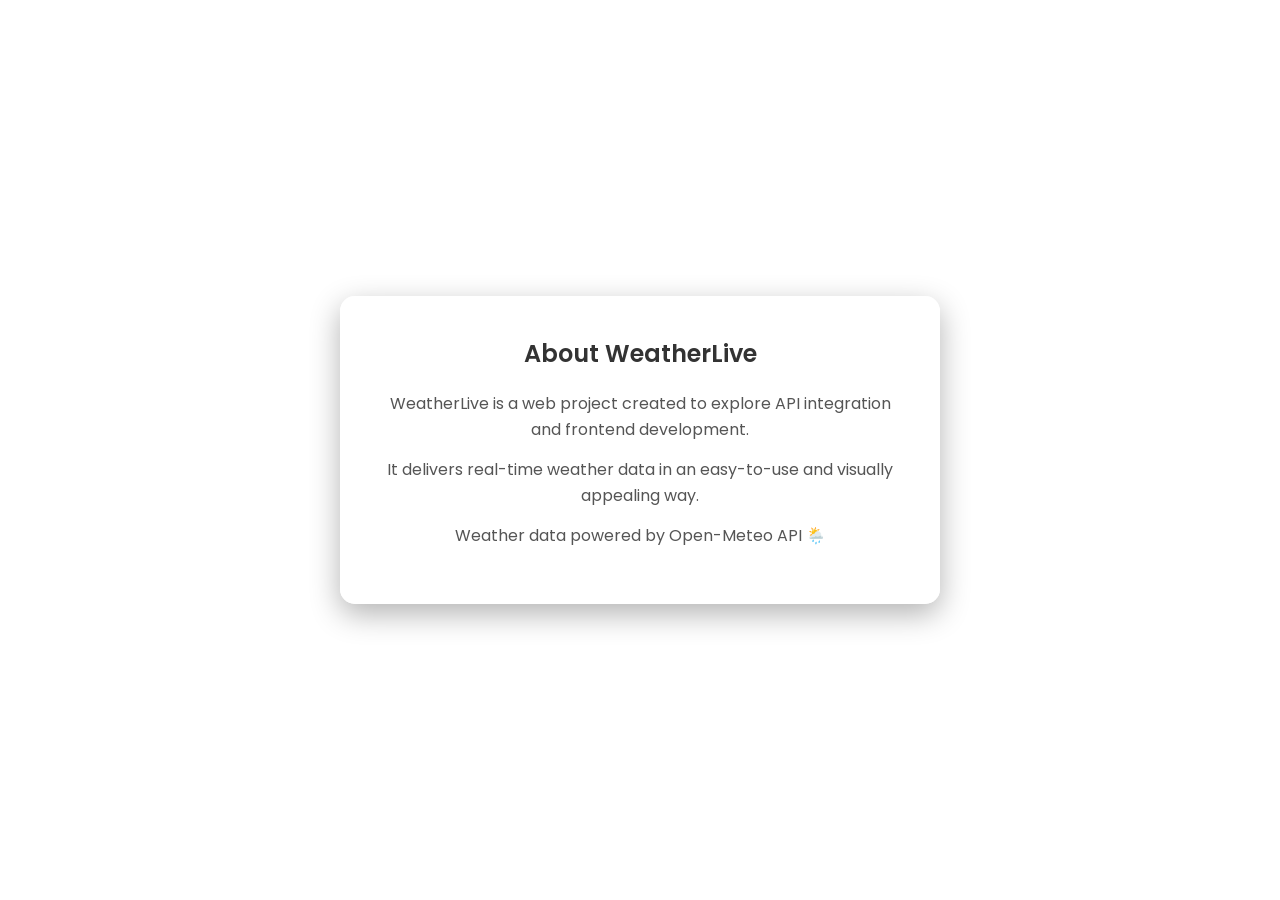
<file: About.html>
<!doctype html>
<html lang="en">
  <head>
    <meta charset="UTF-8" />
    <meta name="viewport" content="width=device-width, initial-scale=1.0" />
    <title>About WeatherLive</title>
    <link href="https://fonts.googleapis.com/css2?family=Poppins:wght@300;400;500;600;700&display=swap" rel="stylesheet">
    <link rel="stylesheet" href="about.css" />
  </head>
  <body>
    <div class="about">
      <h2>About WeatherLive</h2>
      <p>
        WeatherLive is a web project created to explore API integration and
        frontend development.
      </p>
      <p>
        It delivers real-time weather data in an easy-to-use and visually
        appealing way.
      </p>
      <p>Weather data powered by Open-Meteo API 🌦️</p>
    </div>
  </body>
</html>
</file>
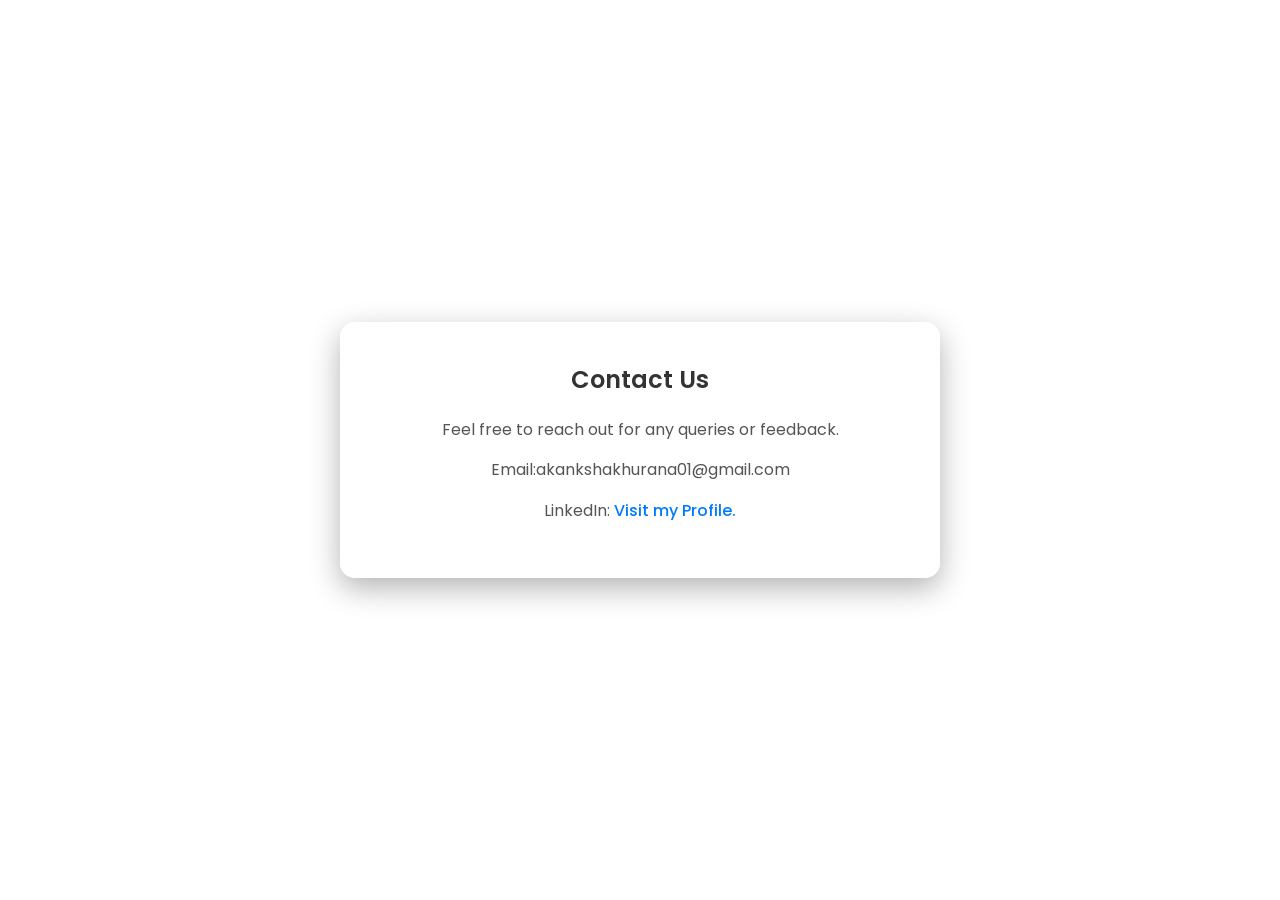
<file: Contact.html>
<!doctype html>
<html lang="en">
  <head>
    <meta charset="UTF-8" />
    <meta name="viewport" content="width=device-width, initial-scale=1.0" />
    <title>Contact Us</title>
    <link href="https://fonts.googleapis.com/css2?family=Poppins:wght@300;400;500;600;700&display=swap" rel="stylesheet">
    <link rel="stylesheet" href="contact.css" />
  </head>
  <body>
    <div class="contact">
      <h2>Contact Us</h2>
      <p>Feel free to reach out for any queries or feedback.</p>
      <p>Email:akankshakhurana01@gmail.com</p>
      <p>
        LinkedIn:
        <a
          href="https://www.linkedin.com/in/akanksha-khurana-031455374?utm_source=share_via&utm_content=profile&utm_medium=member_android"
          >Visit my Profile.</a
        >
      </p>
    </div>
  </body>
</html>
</file>
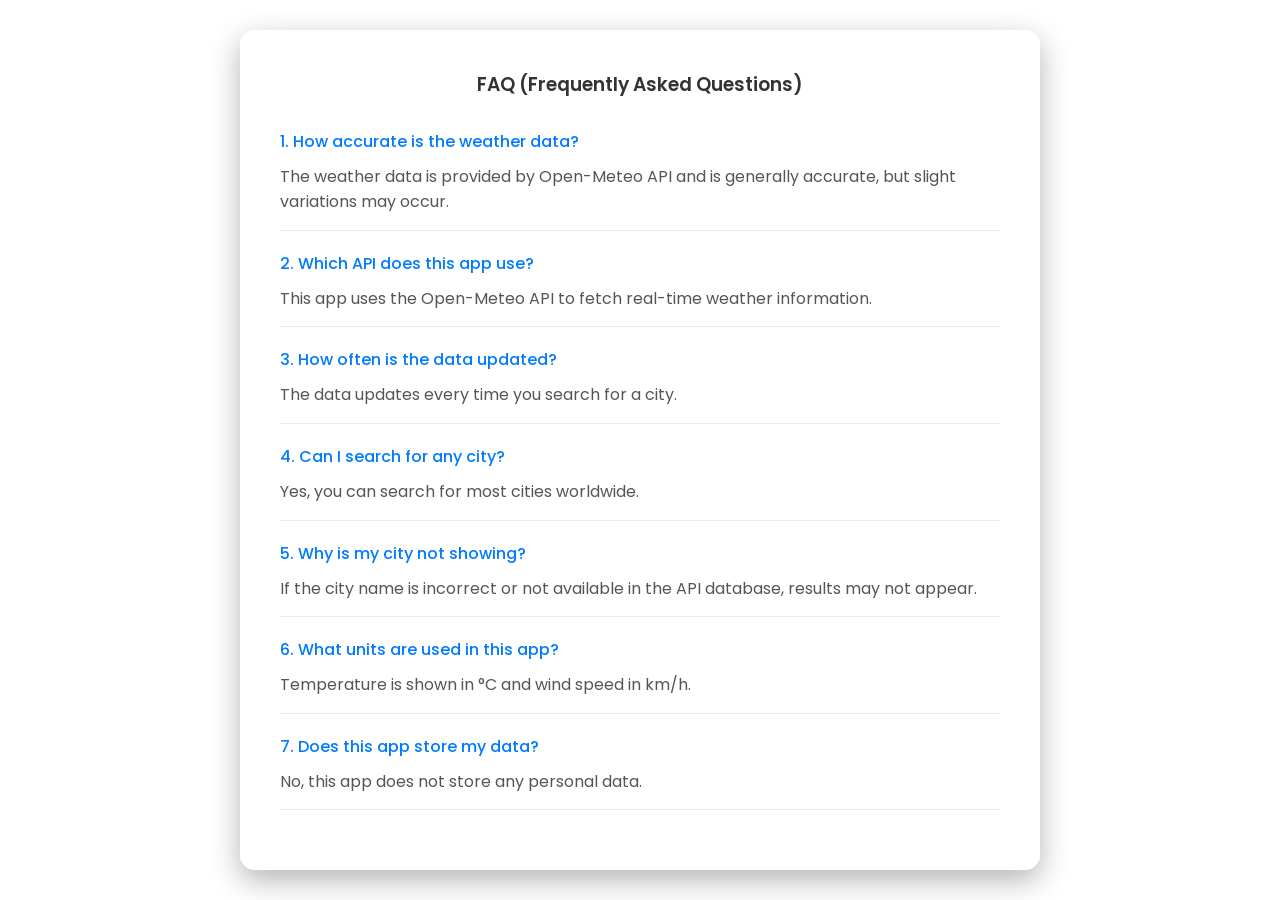
<file: FAQ.html>
<!doctype html>
<html lang="en">
  <head>
    <meta charset="UTF-8" />
    <meta name="viewport" content="width=device-width, initial-scale=1.0" />
    <title>FAQ</title>
    <link href="https://fonts.googleapis.com/css2?family=Poppins:wght@300;400;500;600;700&display=swap" rel="stylesheet">
    <link rel="stylesheet" href="FAQ.css" />
  </head>
  <body>
    <div class="FAQ">
      <h3>FAQ (Frequently Asked Questions)</h3>

      <div class="faq-item">
        <h4>1. How accurate is the weather data?</h4>
        <p>The weather data is provided by Open-Meteo API and is generally accurate, but slight variations may occur.</p>
      </div>

      <div class="faq-item">
        <h4>2. Which API does this app use?</h4>
        <p>This app uses the Open-Meteo API to fetch real-time weather information.</p>
      </div>

      <div class="faq-item">
        <h4>3. How often is the data updated?</h4>
        <p>The data updates every time you search for a city.</p>
      </div>

      <div class="faq-item">
        <h4>4. Can I search for any city?</h4>
        <p>Yes, you can search for most cities worldwide.</p>
      </div>

      <div class="faq-item">
        <h4>5. Why is my city not showing?</h4>
        <p>If the city name is incorrect or not available in the API database, results may not appear.</p>
      </div>

      <div class="faq-item">
        <h4>6. What units are used in this app?</h4>
        <p>Temperature is shown in °C and wind speed in km/h.</p>
      </div>

      <div class="faq-item">
        <h4>7. Does this app store my data?</h4>
        <p>No, this app does not store any personal data.</p>
      </div>
    </div>
  </body>
</html>
</file>
<file: about.css>
* {
  margin: 0;
  padding: 0;
  box-sizing: border-box;
}

body {
  font-family: "Poppins", sans-serif;
  background-size: cover;
  background-repeat: no-repeat;
  background-image: url("https://images.unsplash.com/photo-1603376277241-70b32265cf10?fm=jpg&q=60&w=3000&auto=format&fit=crop&ixlib=rb-4.1.0&ixid=M3wxMjA3fDB8MHxzZWFyY2h8Mnx8Ymx1ZSUyMGNsb3Vkc3xlbnwwfHwwfHx8MA%3D%3D");
  height: 100vh;
  display: flex;
  justify-content: center;
  align-items: center;
}

.about {
  background: rgba(255, 255, 255, 0.9);
  border-radius: 15px;
  padding: 40px;
  box-shadow: 0 10px 30px rgba(0, 0, 0, 0.3);
  text-align: center;
  max-width: 600px;
  width: 90%;
}

.about h2 {
  margin-bottom: 20px;
  color: #333;
  font-weight: 600;
}

.about p {
  margin: 15px 0;
  color: #555;
  line-height: 1.6;
}
</file>
<file: contact.css>
* {
  margin: 0;
  padding: 0;
  box-sizing: border-box;
}

body {
  font-family: "Poppins", sans-serif;
  background-size: cover;
  background-repeat: no-repeat;
  background-image: url("https://images.unsplash.com/photo-1603376277241-70b32265cf10?fm=jpg&q=60&w=3000&auto=format&fit=crop&ixlib=rb-4.1.0&ixid=M3wxMjA3fDB8MHxzZWFyY2h8Mnx8Ymx1ZSUyMGNsb3Vkc3xlbnwwfHwwfHx8MA%3D%3D");
  height: 100vh;
  display: flex;
  justify-content: center;
  align-items: center;
}

.contact {
  background: rgba(255, 255, 255, 0.9);
  border-radius: 15px;
  padding: 40px;
  box-shadow: 0 10px 30px rgba(0, 0, 0, 0.3);
  text-align: center;
  max-width: 600px;
  width: 90%;
}

.contact h2 {
  margin-bottom: 20px;
  color: #333;
  font-weight: 600;
}

.contact p {
  margin: 15px 0;
  color: #555;
  line-height: 1.6;
}

.contact a {
  color: #007bff;
  text-decoration: none;
  font-weight: 500;
}

.contact a:hover {
  text-decoration: underline;
}
</file>
<file: FAQ.css>
* {
  margin: 0;
  padding: 0;
  box-sizing: border-box;
}

body {
  font-family: "Poppins", sans-serif;
  background-size: cover;
  background-repeat: no-repeat;
  background-image: url("https://images.unsplash.com/photo-1603376277241-70b32265cf10?fm=jpg&q=60&w=3000&auto=format&fit=crop&ixlib=rb-4.1.0&ixid=M3wxMjA3fDB8MHxzZWFyY2h8Mnx8Ymx1ZSUyMGNsb3Vkc3xlbnwwfHwwfHx8MA%3D%3D");
  height: 100vh;
  display: flex;
  height: 100vh;
  display: flex;
  justify-content: center;
  align-items: center;
  padding: 20px;
}

.FAQ {
  background: rgba(255, 255, 255, 0.9);
  border-radius: 15px;
  padding: 40px;
  box-shadow: 0 10px 30px rgba(0, 0, 0, 0.3);
  max-width: 800px;
  width: 100%;
}

.FAQ h3 {
  text-align: center;
  margin-bottom: 30px;
  color: #333;
  font-weight: 600;
}

.faq-item {
  margin-bottom: 20px;
  border-bottom: 1px solid #eee;
  padding-bottom: 15px;
}

.faq-item h4 {
  margin-bottom: 10px;
  color: #007bff;
  font-weight: 500;
}

.faq-item p {
  color: #555;
  line-height: 1.6;
}
</file>
